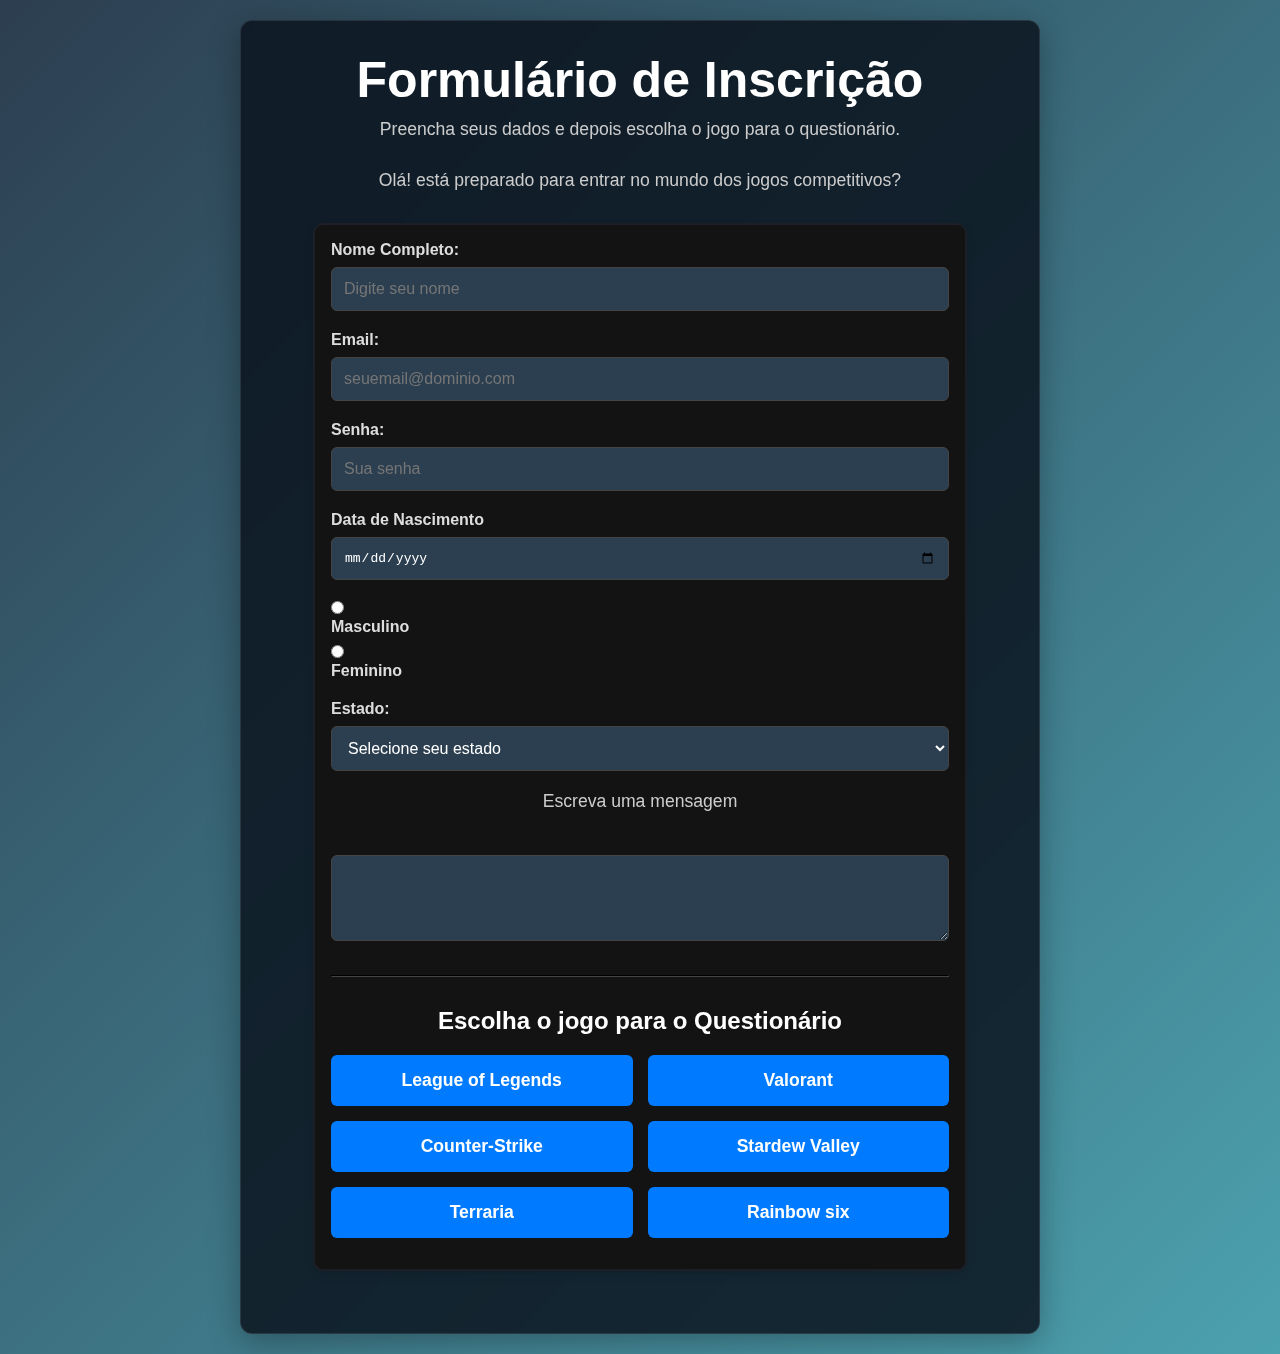
<file: formulario-jogos/index.html>
<!DOCTYPE html>
<html lang="pt-br">
<head>
    <meta charset="UTF-8">
    <meta name="viewport" content="width=device-width, initial-scale=1.0">
    <title>Giraform</title>
    <link rel="stylesheet" href="style.css">
</head>
<body class="home-page">
    <main class="container">
        <header>
            <h1>Formulário de Inscrição</h1>
            <p>Preencha seus dados e depois escolha o jogo para o questionário.</p>
        </header>

        <p class="bemvindo">Olá! está preparado para entrar no mundo dos jogos competitivos?</p>

        <section>
            <form action="#" method="post" class="forms">

                <div class="preenchemento">
                    <label for="nome">Nome Completo:</label>
                    <input type="text" id="nome" placeholder="Digite seu nome">
                </div>
                
                <div class="preenchemento">
                    <label for="email">Email:</label>
                    <input type="email" id="email"
                    placeholder="seuemail@dominio.com" required>
                    
                </div>
                
                <div class="preenchemento">
                    <label for="senha">Senha:</label>
                    <input type="password" id="senha" placeholder="Sua senha" required>
                </div>
                
                <div class="preenchemento">
                    <label for="aniversario">Data de Nascimento</label>
                    <input type="date" id="data_nascimento" name="data_nascimento" required>
                </div>
            
                <div class="preenchemento">
                    <input type="radio" class="input-radio" id="masculino" name="genero" value="M">
                    <label for="masculino">Masculino</label>
                    <input type="radio" class="input-radio" id="feminino" name="genero" value="F">
                    <label for="feminino">Feminino</label>
                </div>

                <div class="preenchemento">
                    <label for="estado">Estado:</label>
                    <select id="estado" name="estado" required>
                        <option value="" disabled selected>Selecione seu estado</option>
                        <option value="escolha"></option>
                        <option value="ac">Acre</option>
                        <option value="al">Alagoas</option>
                        <option value="ap">Amapá</option>
                        <option value="am">Amazonas</option>
                        <option value="ba">Bahia</option>
                        <option value="ce">Ceará</option>
                        <option value="df">Distrito Federal</option>
                        <option value="es">Espirito Santo</option>
                        <option value="go">Goias</option>
                        <option value="ma">Maranhão</option>
                        <option value="mg">Minas Gerais</option>
                        <option value="pa">Pará</option>
                        <option value="pb">Paraíba</option>
                        <option value="pr">Paraná</option>
                        <option value="pe">Pernambuco</option>
                        <option value="pi">Piauí</option>
                        <option value="rj">Rio de Janeiro</option>
                        <option value="rn">Rio Grande do Norte</option>
                        <option value="rs">Rio Grande do Sul</option>
                        <option value="ro">Rondônia</option>
                        <option value="rr">Roraima</option>
                        <option value="sc">Santa Catarina</option>
                        <option value="sp">São Paulo</option>
                        <option value="se">Sergipe</option>
                        <option value="to">Tocantins</option>
                    </select>
                </div>
                
                <div class="preenchemento">
                    <p>Escreva uma mensagem</p>
                    <label for="mensagem"></label><br>
                    <textarea id="mensagem" rows="4" cols="40"></textarea>
                </div>
            </form>

            <hr style="margin: 30px 0; border-color: #444;">

            <h2>Escolha o jogo para o Questionário</h2>
            <div class="game-selecao-group">
                <a href="lol.html" class="btn">League of Legends</a> 
                <a href="valorant.html" class="btn">Valorant</a> 
                <a href="cs.html" class="btn">Counter-Strike</a> 
                <a href="stardewvalley.html" class="btn">Stardew Valley</a> 
                <a href="terraria.html" class="btn">Terraria</a> 
                <a href="rainbow_six.html" class="btn">Rainbow six</a> 
            <div>
        </section>
    </main>
    
</body>
</html>
</file>
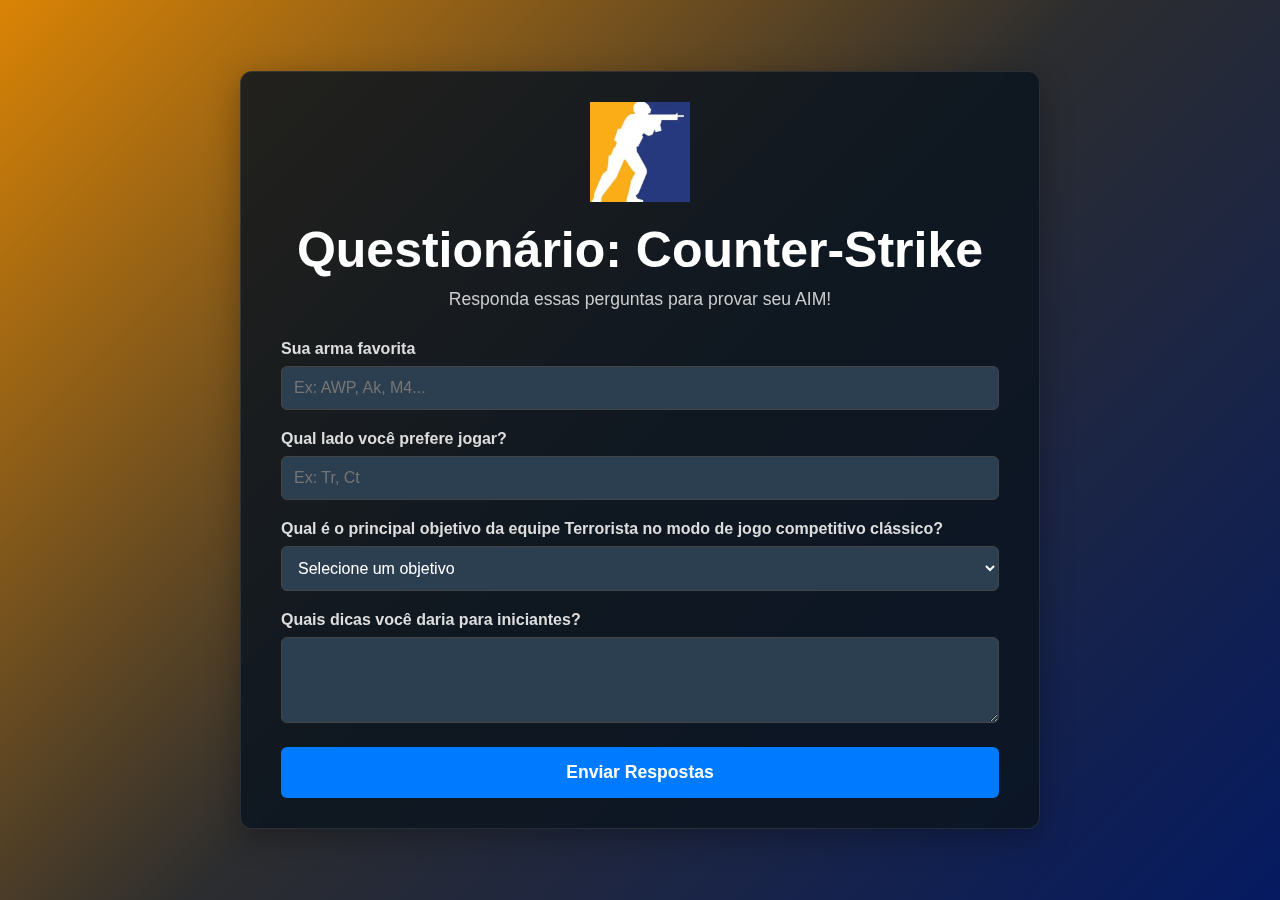
<file: formulario-jogos/cs.html>
<!DOCTYPE html>
<html lang="pt-BR">
<head>
    <meta charset="UTF-8">
    <meta name="viewport" content="width=device-width, initial-scale=1.0">
    <title>Questionário - Counter-Strike</title>
    <link rel="stylesheet" href="style.css">
</head>
<body class="cs-page">
    <div class="container">
        <header>
            <img src="img/cs2.png" alt="cs" class="logo">
            <h1>Questionário: Counter-Strike</h1>
            <p>Responda essas perguntas para provar seu AIM!</p>
        </header>

        <form action="#" method="POST">
            <div class="preenchemento">
                <label for="army-name">Sua arma favorita</label>
                <input type="text" id="army-name" name="army-name" placeholder="Ex: AWP, Ak, M4..." required>
            </div>
            
            <div class="preenchemento">
                <label for="lado-bachelor">Qual lado você prefere jogar?</label>
                <input type="text" id="lado-bachelor" name="lado-bachelor" placeholder="Ex: Tr, Ct" required>
            </div>

            <div class="preenchemento">
                <label for="obj-type">Qual é o principal objetivo da equipe Terrorista no modo de jogo competitivo clássico?</label>
                <select id="obj-type" name="obj-type" required>
                    <option value="" disabled selected>Selecione um objetivo</option>
                    <option value="plantar">Plantar a C4 em um dos bombsites</option>
                    <option value="resgatar">Resgatar os reféns</option>
                    <option value="coletar">Coletar informações sobre o inimigo</option>
                    <option value="defender">Defender os bombsites</option>
                </select>
            </div>

            <div class="preenchemento">
                <label for="message"> Quais dicas você daria para iniciantes? </label>
                <textarea id="message" name="message" rows="4"></textarea>
            </div>
            
            <button type="submit" class="btn btn-submit-form">Enviar Respostas</button>
        </form>
    </div>
</body>
</html>
</file>
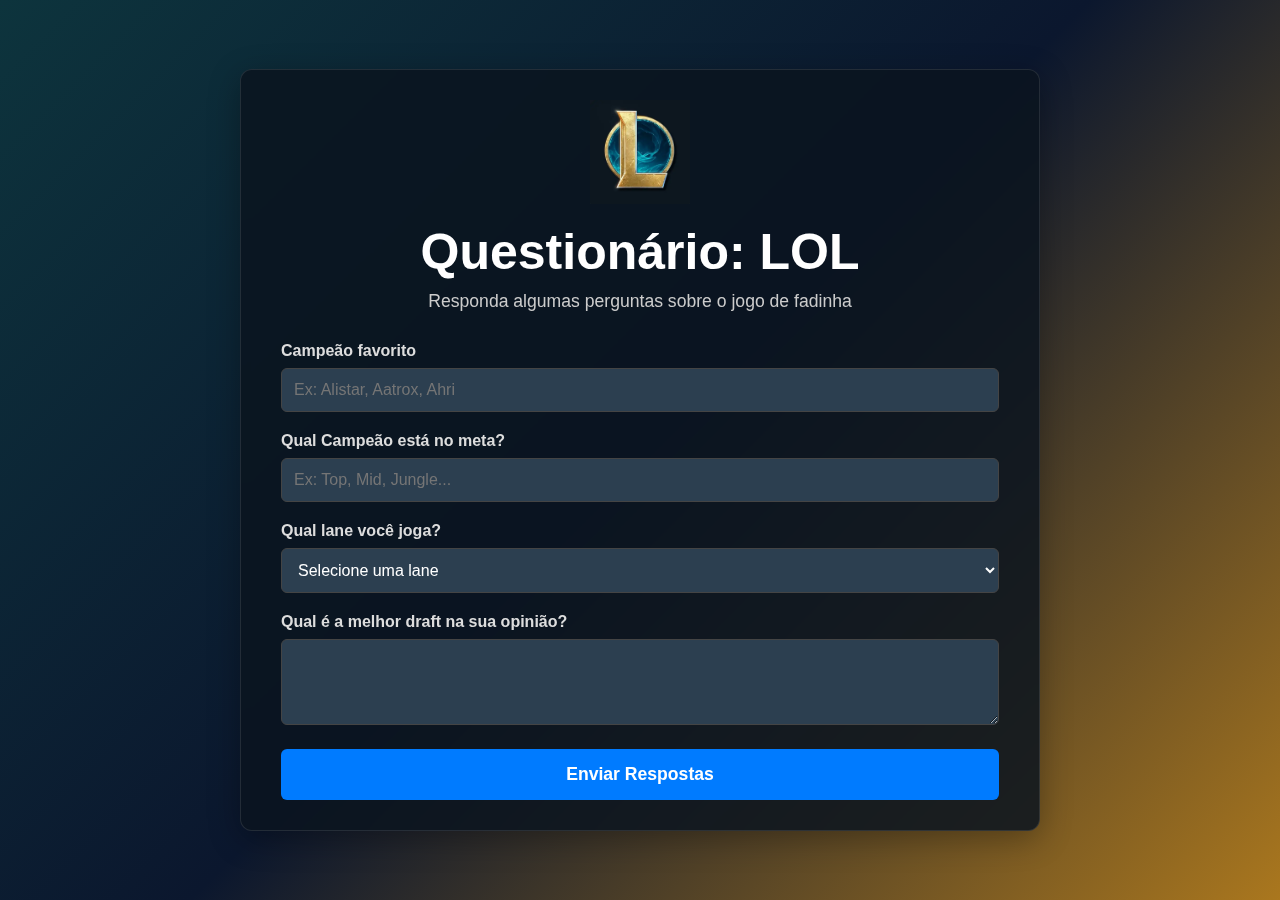
<file: formulario-jogos/lol.html>
<!DOCTYPE html>
<html lang="pt-BR">
<head>
    <meta charset="UTF-8">
    <meta name="viewport" content="width=device-width, initial-scale=1.0">
    <title>Questionário - LOL</title>
    <link rel="stylesheet" href="style.css">
</head>
<body class="lol-page">
    
    <div class="container">
         <header>
            <img src="img/lol.png" alt="Lol" class="logo">
            <h1>Questionário: LOL</h1>
            <p>Responda algumas perguntas sobre o jogo de fadinha</p>
        </header>
        
      
            <form action="#" method="POST">
                <div class="preenchemento">
                    <label for="champion-name">Campeão favorito</label>
                    <input type="text" id="champion-name" name="champion-name" placeholder="Ex: Alistar, Aatrox, Ahri" required>
                </div>
            
                <div class="preenchemento">
                    <label for="lane-name">Qual Campeão está no meta?</label>
                    <input type="text" id="lane-name" name="lane-name" placeholder="Ex: Top, Mid, Jungle..." required>
                </div>

                <div class="preenchemento">
                    <label for="lane">Qual lane você joga?</label>
                    <select id="lane" name="lane" required>
                        <option value="" disabled selected>Selecione uma lane</option>
                        <option value="top">Top</option>
                        <option value="jg">Jungle</option>
                        <option value="mid">Mid</option>
                        <option value="adc">Adc</option>
                        <option value="sup">Sup</option>
                    </select>
                </div>

                <div class="preenchemento">
                    <label for="message">Qual é a melhor draft na sua opinião? <br></label>
                    <textarea id="message" name="message" rows="4"></textarea>
                </div>
            
                <button type="submit" class="btn btn-submit-form">Enviar Respostas</button>
            </form>
     

    </div>
    
</body>
</html>
</file>
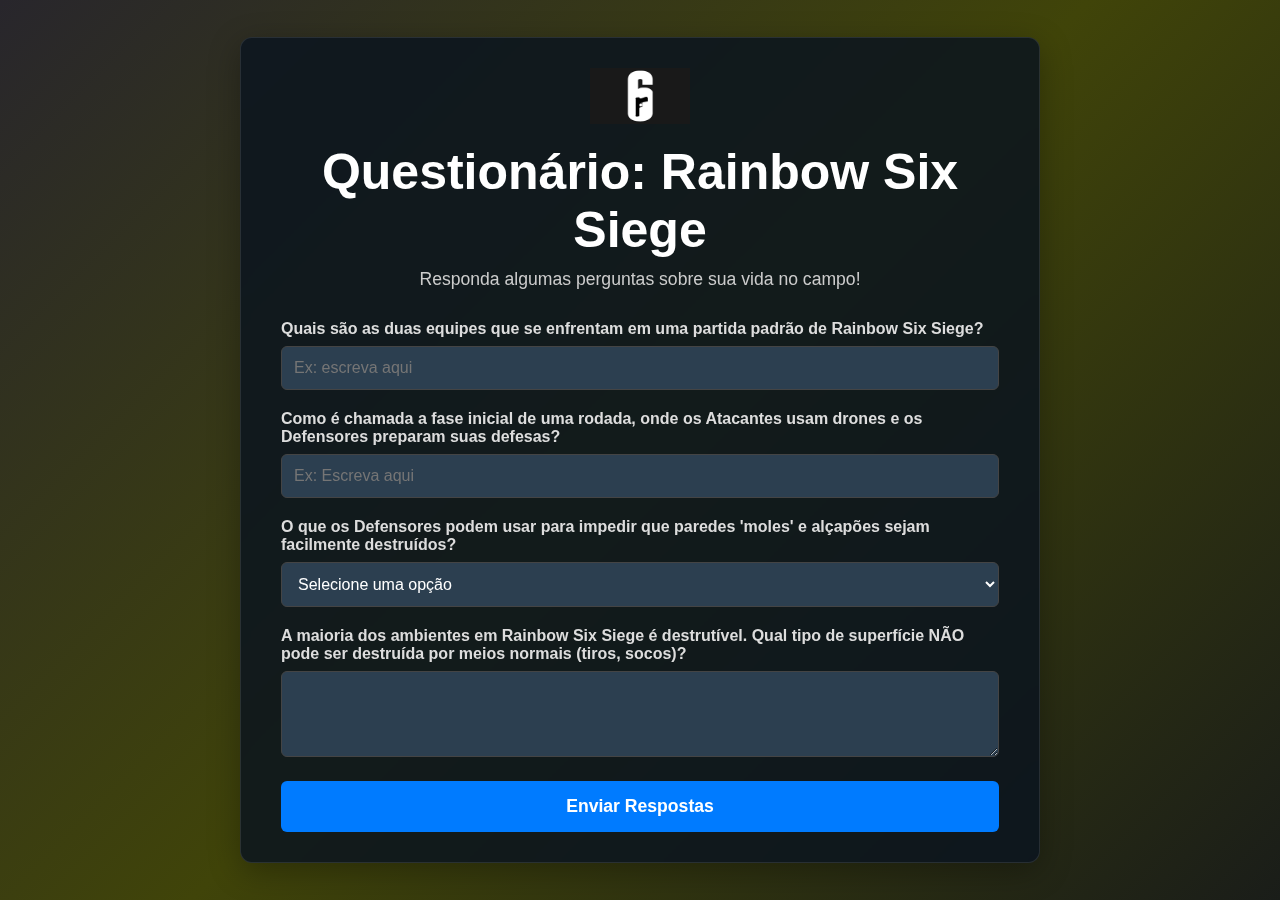
<file: formulario-jogos/rainbow_six.html>
<!DOCTYPE html>
<html lang="pt-BR">
<head>
    <meta charset="UTF-8">
    <meta name="viewport" content="width=device-width, initial-scale=1.0">
    <title>Questionário - Stardew Valley</title>
    <link rel="stylesheet" href="style.css">
</head>
<body class="rainbow-six-page">
    <div class="container">
        <header>
            <img src="img/R.jpg" alt="r6" class="logo">
            <h1>Questionário: Rainbow Six Siege</h1>
            <p>Responda algumas perguntas sobre sua vida no campo!</p>
        </header>

        <form action="#" method="POST">
            <div class="preenchemento">
                <label for="equipe-name">Quais são as duas equipes que se enfrentam em uma partida padrão de Rainbow Six Siege?</label>
                <input type="text" id="equipe-name" name="equipe-name" placeholder="Ex: escreva aqui" required>
            </div>
            
            <div class="preenchemento">
                <label for="fase-inicial"> Como é chamada a fase inicial de uma rodada, onde os Atacantes usam drones e os Defensores preparam suas defesas?</label>
                <input type="text" id="fase-inicial" name="fase-inicial" placeholder="Ex: Escreva aqui" required>
            </div>

            <div class="preenchemento">
                <label for="impedir-type"> O que os Defensores podem usar para impedir que paredes 'moles' e alçapões sejam facilmente destruídos?</label>
                <select id="impedir-type" name="impedir-type" required>
                    <option value="" disabled selected>Selecione uma opção</option>
                    <option value="reforco">Reforços de parede</option>
                    <option value="barricadas">Barricadas de porta</option>
                    <option value="arame">Arame farpado</option>
                    <option value="escudos">Escudos expansíveis</option>
                </select>
            </div>

            <div class="preenchemento">
                <label for="message">A maioria dos ambientes em Rainbow Six Siege é destrutível. Qual tipo de superfície NÃO pode ser destruída por meios normais (tiros, socos)?</label>
                <textarea id="message" name="message" rows="4"></textarea>
            </div>
            
            <button type="submit" class="btn btn-submit-form">Enviar Respostas</button>
        </form>
    </div>
</body>
</html>
</file>
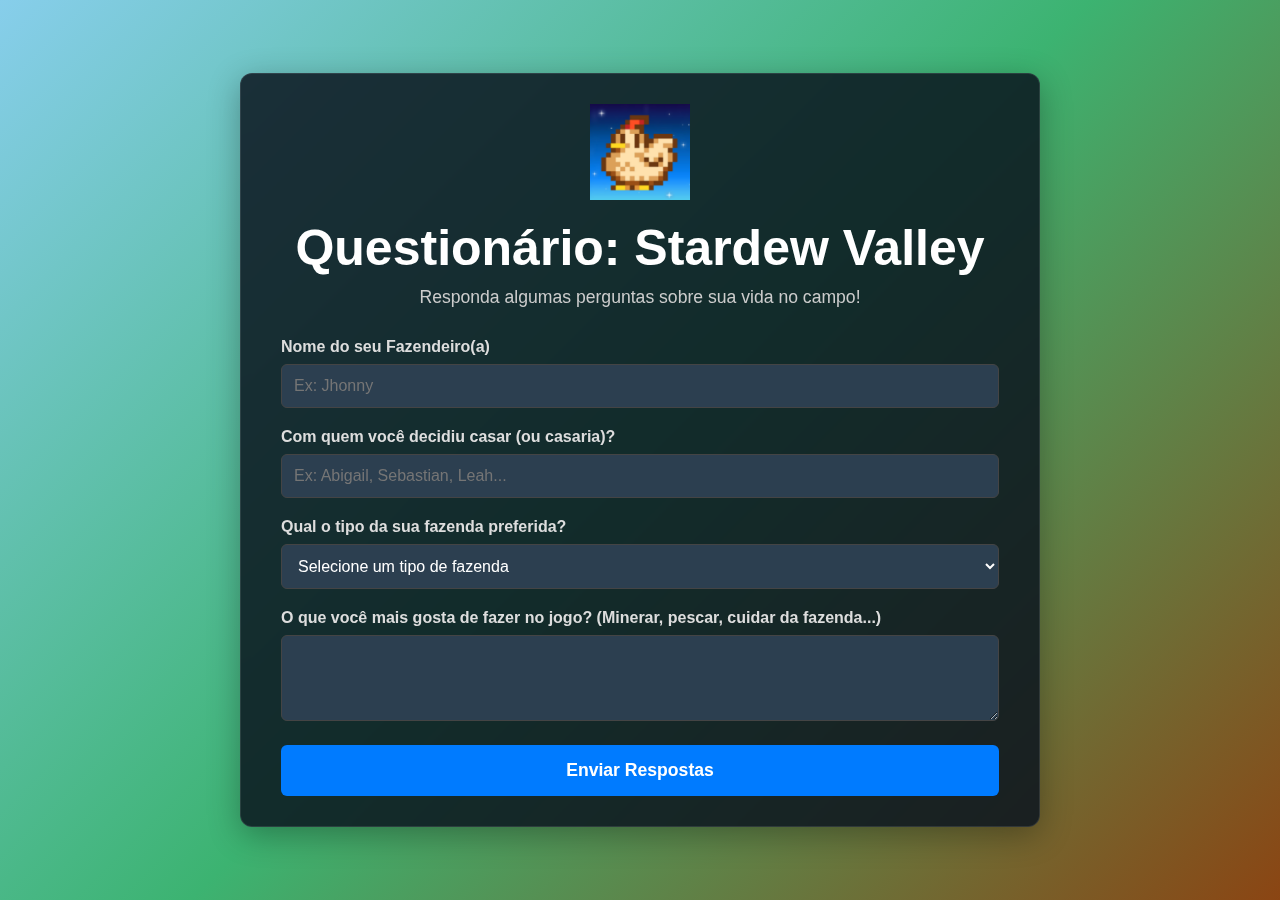
<file: formulario-jogos/stardewvalley.html>
<!DOCTYPE html>
<html lang="pt-BR">
<head>
    <meta charset="UTF-8">
    <meta name="viewport" content="width=device-width, initial-scale=1.0">
    <title>Questionário - Stardew Valley</title>
    <link rel="stylesheet" href="style.css">
</head>
<body class="stardew-page">
    <div class="container">
        <header>
            <img src="img/Stardew-Valley.png" alt="stardew" class="logo">
            <h1>Questionário: Stardew Valley</h1>
            <p>Responda algumas perguntas sobre sua vida no campo!</p>
        </header>

        <form action="#" method="POST">
            <div class="preenchemento">
                <label for="farmer-name">Nome do seu Fazendeiro(a)</label>
                <input type="text" id="farmer-name" name="farmer-name" placeholder="Ex: Jhonny" required>
            </div>
            
            <div class="preenchemento">
                <label for="favorite-bachelor">Com quem você decidiu casar (ou casaria)?</label>
                <input type="text" id="favorite-bachelor" name="favorite-bachelor" placeholder="Ex: Abigail, Sebastian, Leah..." required>
            </div>

            <div class="preenchemento">
                <label for="farm-type">Qual o tipo da sua fazenda preferida?</label>
                <select id="farm-type" name="farm-type" required>
                    <option value="" disabled selected>Selecione um tipo de fazenda</option>
                    <option value="padrao">Fazenda Padrão</option>
                    <option value="rio">Fazenda Fluvial</option>
                    <option value="floresta">Fazenda na Floresta</option>
                    <option value="morro">Fazenda no Morro</option>
                    <option value="selvagem">Fazenda Remota</option>
                </select>
            </div>

            <div class="preenchemento">
                <label for="message">O que você mais gosta de fazer no jogo? (Minerar, pescar, cuidar da fazenda...)</label>
                <textarea id="message" name="message" rows="4"></textarea>
            </div>
            
            <button type="submit" class="btn btn-submit-form">Enviar Respostas</button>
        </form>
    </div>
</body>
</html>
</file>
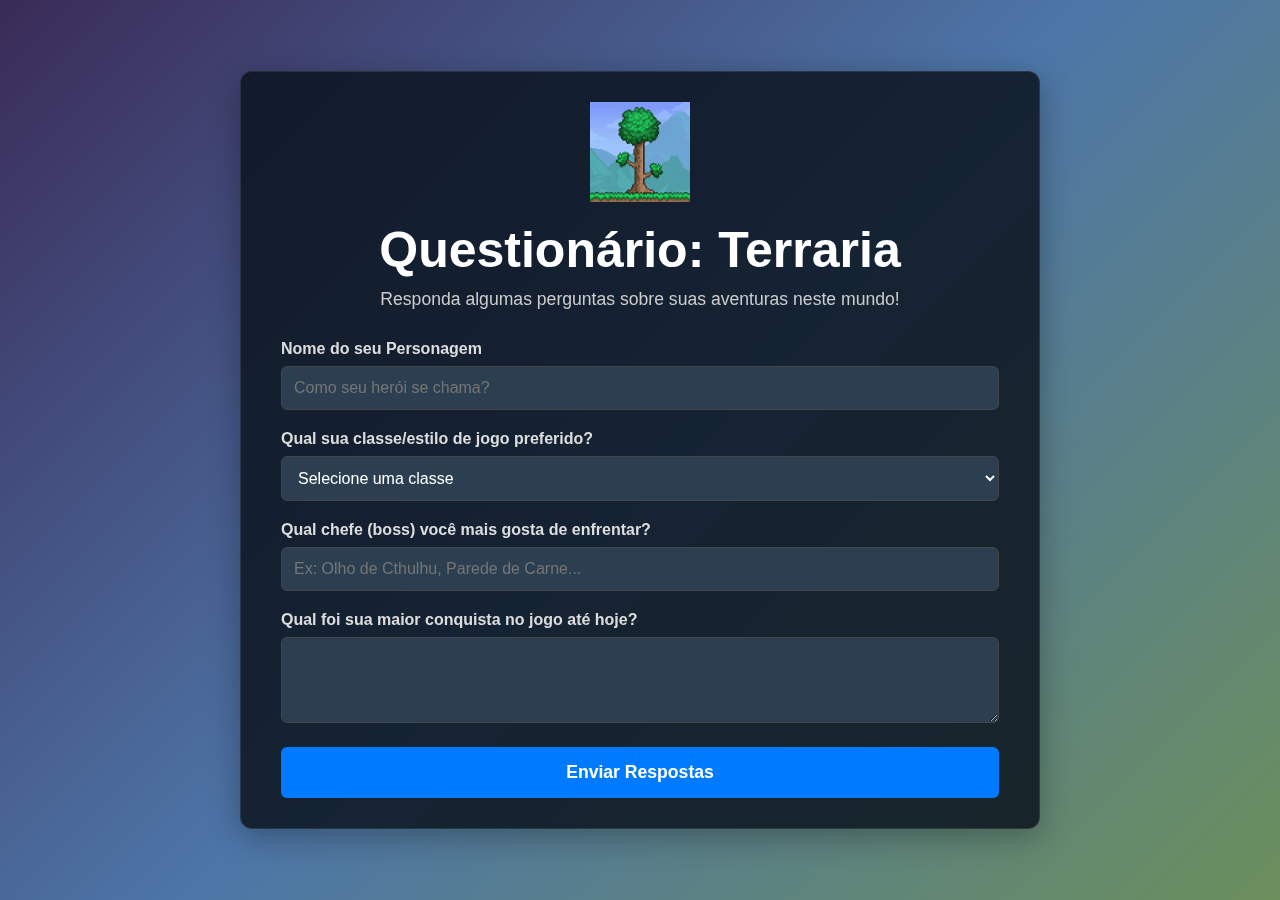
<file: formulario-jogos/terraria.html>
<!DOCTYPE html>
<html lang="pt-BR">
<head>
    <meta charset="UTF-8">
    <meta name="viewport" content="width=device-width, initial-scale=1.0">
    <title>Questionário - Terraria</title>
    <link rel="stylesheet" href="style.css">
</head>
<body class="terraria-page">
    <div class="container">
        <header>
            <img src="img/terr.png" alt="terraria" class="logo">
            <h1>Questionário: Terraria</h1>
            <p>Responda algumas perguntas sobre suas aventuras neste mundo!</p>
        </header>

        <form action="#" method="POST">
            <div class="preenchemento">
                <label for="character-name">Nome do seu Personagem</label>
                <input type="text" id="character-name" name="character-name" placeholder="Como seu herói se chama?" required>
            </div>
            
            <div class="preenchemento">
                <label for="main-class">Qual sua classe/estilo de jogo preferido?</label>
                <select id="main-class" name="main-class" required>
                    <option value="" disabled selected>Selecione uma classe</option>
                    <option value="melee">Guerreiro (Melee)</option>
                    <option value="ranger">Arqueiro (Ranger)</option>
                    <option value="mage">Mago (Mage)</option>
                    <option value="summoner">Invocador (Summoner)</option>
                </select>
            </div>

            <div class="preenchemento">
                <label for="favorite-boss">Qual chefe (boss) você mais gosta de enfrentar?</label>
                <input type="text" id="favorite-boss" name="favorite-boss" placeholder="Ex: Olho de Cthulhu, Parede de Carne..." required>
            </div>

            <div class="preenchemento">
                <label for="message">Qual foi sua maior conquista no jogo até hoje?</label>
                <textarea id="message" name="message" rows="4"></textarea>
            </div>
            
            <button type="submit" class="btn btn-submit-form">Enviar Respostas</button>
        </form>
    </div>
</body>
</html>
</file>
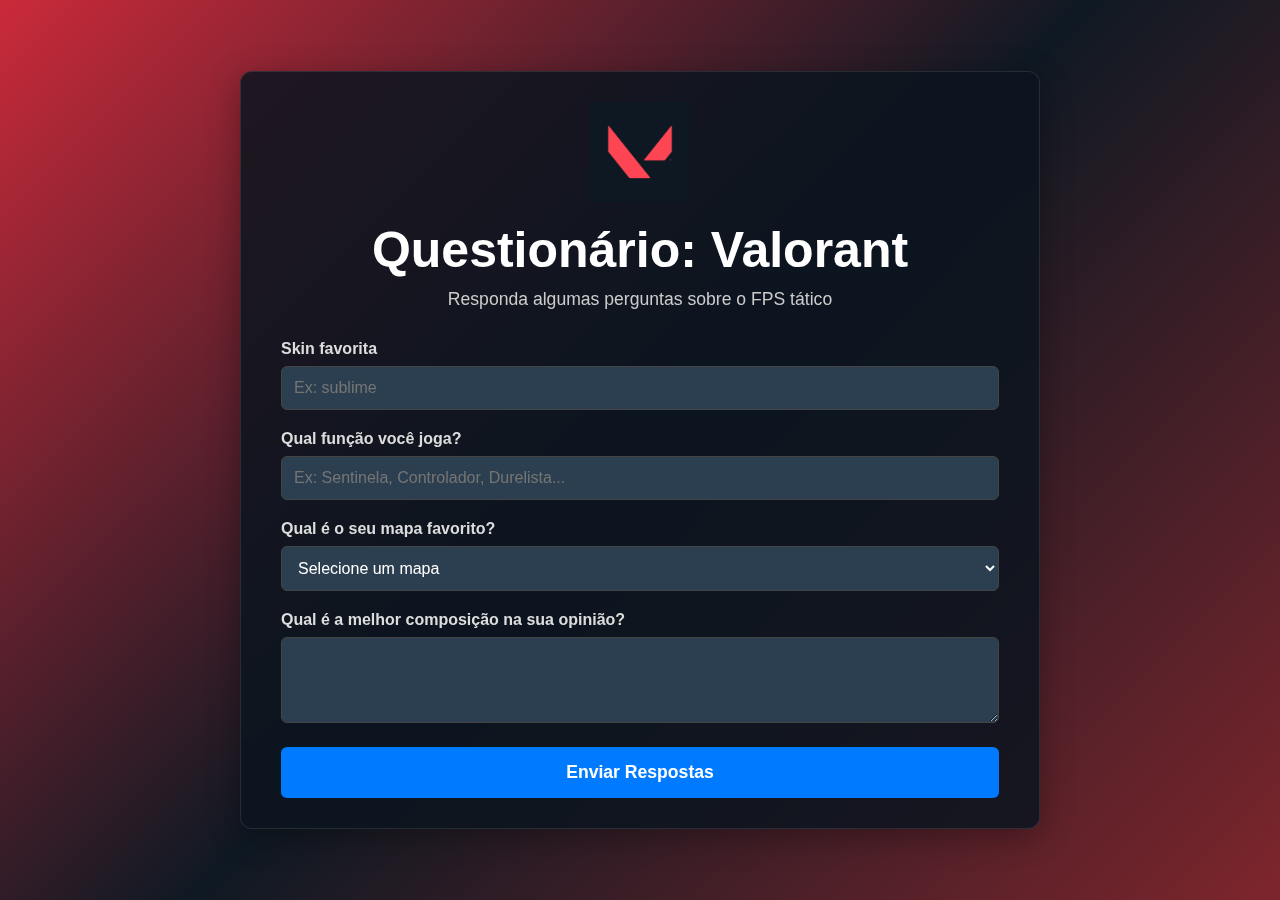
<file: formulario-jogos/valorant.html>
<!DOCTYPE html>
<html lang="pt-BR">
<head>
    <meta charset="UTF-8">
    <meta name="viewport" content="width=device-width, initial-scale=1.0">
    <title>Questionário - Valorant</title>
    <link rel="stylesheet" href="style.css">
</head>
<body class="valorant-page">
    
    <div class="container">
         <header>
            <img src="img/valorant.png" alt="valorant" class="logo">
            <h1>Questionário: Valorant</h1>
            <p>Responda algumas perguntas sobre o FPS tático</p>
        </header>

        
            <form action="#" method="POST">
                <div class="preenchemento">
                    <label for="skinV-name">Skin favorita</label>
                    <input type="text" id="skinV-name" name="skinV-name" placeholder="Ex: sublime" required>
                </div>
            
                <div class="preenchemento">
                    <label for="funcao-name">Qual função você joga? </label>
                    <input type="text" id="funcao-name" name="funcao-name" placeholder="Ex: Sentinela, Controlador, Durelista..." required>
                </div>

                <div class="preenchemento">
                    <label for="map">Qual é o seu mapa favorito?</label>
                    <select id="map" name="map" required>
                        <option value="" disabled selected>Selecione um mapa</option>
                        <option value="corrode">Corrode</option>
                        <option value="Sunset">Sunset</option>
                        <option value="Lotus">Lotus</option>
                        <option value="Pearl">Pearl</option>
                        <option value="Fracture">Fracture</option>
                        <option value="Breeze">Breeze</option>
                        <option value="Icebox">Icebox</option>
                        <option value="Ascent">Ascent</option>
                        <option value="Split">Split</option>
                        <option value="Haven">Haven</option>
                        <option value="Bind">Bind</option>
                    </select>
                </div>

                <div class="preenchemento">
                    <label for="message">Qual é a melhor composição na sua opinião? <br></label>
                    <textarea id="message" name="message" rows="4"></textarea>
                </div>
            
                <button type="submit" class="btn btn-submit-form">Enviar Respostas</button>
            </form>
       

    </div>
    
</body>
</html>
</file>
<file: formulario-jogos/style.css>
/* Estilos Gerais */
* {
    box-sizing: border-box;
    margin: 0;
    padding: 0;
}

body {
    font-family: 'Segoe UI', Tahoma, 'Geneva', Verdana, sans-serif;
    display: flex;
    justify-content: center;
    align-items: center;
    min-height: 100vh;
    padding: 20px 0;
    color: #f0f0f0;
    transition: background 0.5s ease;
}

.container {
    background: rgba(10, 20, 30, 0.85);
    backdrop-filter: blur(5px);
    padding: 30px 40px;
    border-radius: 12px;
    border: 1px solid rgba(255, 255, 255, 0.1);
    box-shadow: 0 8px 32px rgba(0, 0, 0, 0.3);
    width: 90%;
    max-width: 800px;
}

header {
    text-align: center;
    margin-bottom: 30px;
}

.logo {
    max-width: 100px;
    margin-bottom: 15px;
}
h1{
      font-size: 50px;
}

h1, h2 {
    margin-bottom: 10px;
    color: #fff;
    text-align: center;
}

.bemvindo {
    text-align: center;
}

p {
    font-size: 1.1em;
    color: #ccc;
    text-align: center;
    margin-bottom: 25px;
}

/* Estrutura do Formulário */
.preenchemento {
    margin-bottom: 20px;
}

label {
    display: block;
    font-weight: bold;
    margin-bottom: 8px;
    text-align: left;
    color: #ddd;
}
input[type="text"],
input[type="email"],
input[type="date"],
input[type="password"],
select,
textarea {
    width: 100%;
    padding: 12px;
    border-radius: 6px;
    border: 1px solid #444;
    background-color: #2c3f50; 
    color: #fff;
    font-size: 1em;
}

/* Botões e Links */
.game-selecao-group {
    display: grid;
    grid-template-columns: 1fr 1fr;
    gap: 15px;
    margin-top: 20px;
}

.btn {
    display: block;
    padding: 15px;
    border-radius: 6px;
    font-size: 1.1em;
    font-weight: bold;
    text-align: center;
    text-decoration: none;
    cursor: pointer;
    transition: all 0.3s ease;
    background-color: #007BFF;
    color: white;
    border: none;
}

.btn:hover {
    background-color: #0056b3;
    transform: translateY(-2px);
    box-shadow: 0 4px 15px rgba(0, 123, 255, 0.4);
}

.btn-submit-form {
    width: 100%;
}

section {
    margin: 2rem;
    padding: 1rem;
    background-color: #131314;
    border: solid 2px #1c1f26;
    border-radius: 10px;
    box-shadow: 0 4px 8px rgba(0, 0, 0, 0.1);
    max-width: 800px;
}

/* --- Planos de Fundo Personalizados --- */
.home-page { background: linear-gradient(135deg, #2c3e50, #4ca1af); }
.lol-page { background: linear-gradient(135deg, #0d343d, #0b172e, #aa771e); }
.valorant-page { background: linear-gradient(135deg, #ca2a3a, #0F1923, #7e252c); }
.cs-page { background: linear-gradient(135deg, #da8405, #2c2d2f, #051a61); }
.stardew-page { background: linear-gradient(135deg, #87CEEB, #3CB371, #8B4513); }
.terraria-page { background: linear-gradient(135deg, #3A2B58, #4D76A8, #6B8F5B); }
.rainbow-six-page{ background: linear-gradient(135deg, #28262c, #404409, #1a1d19);}
</file>
